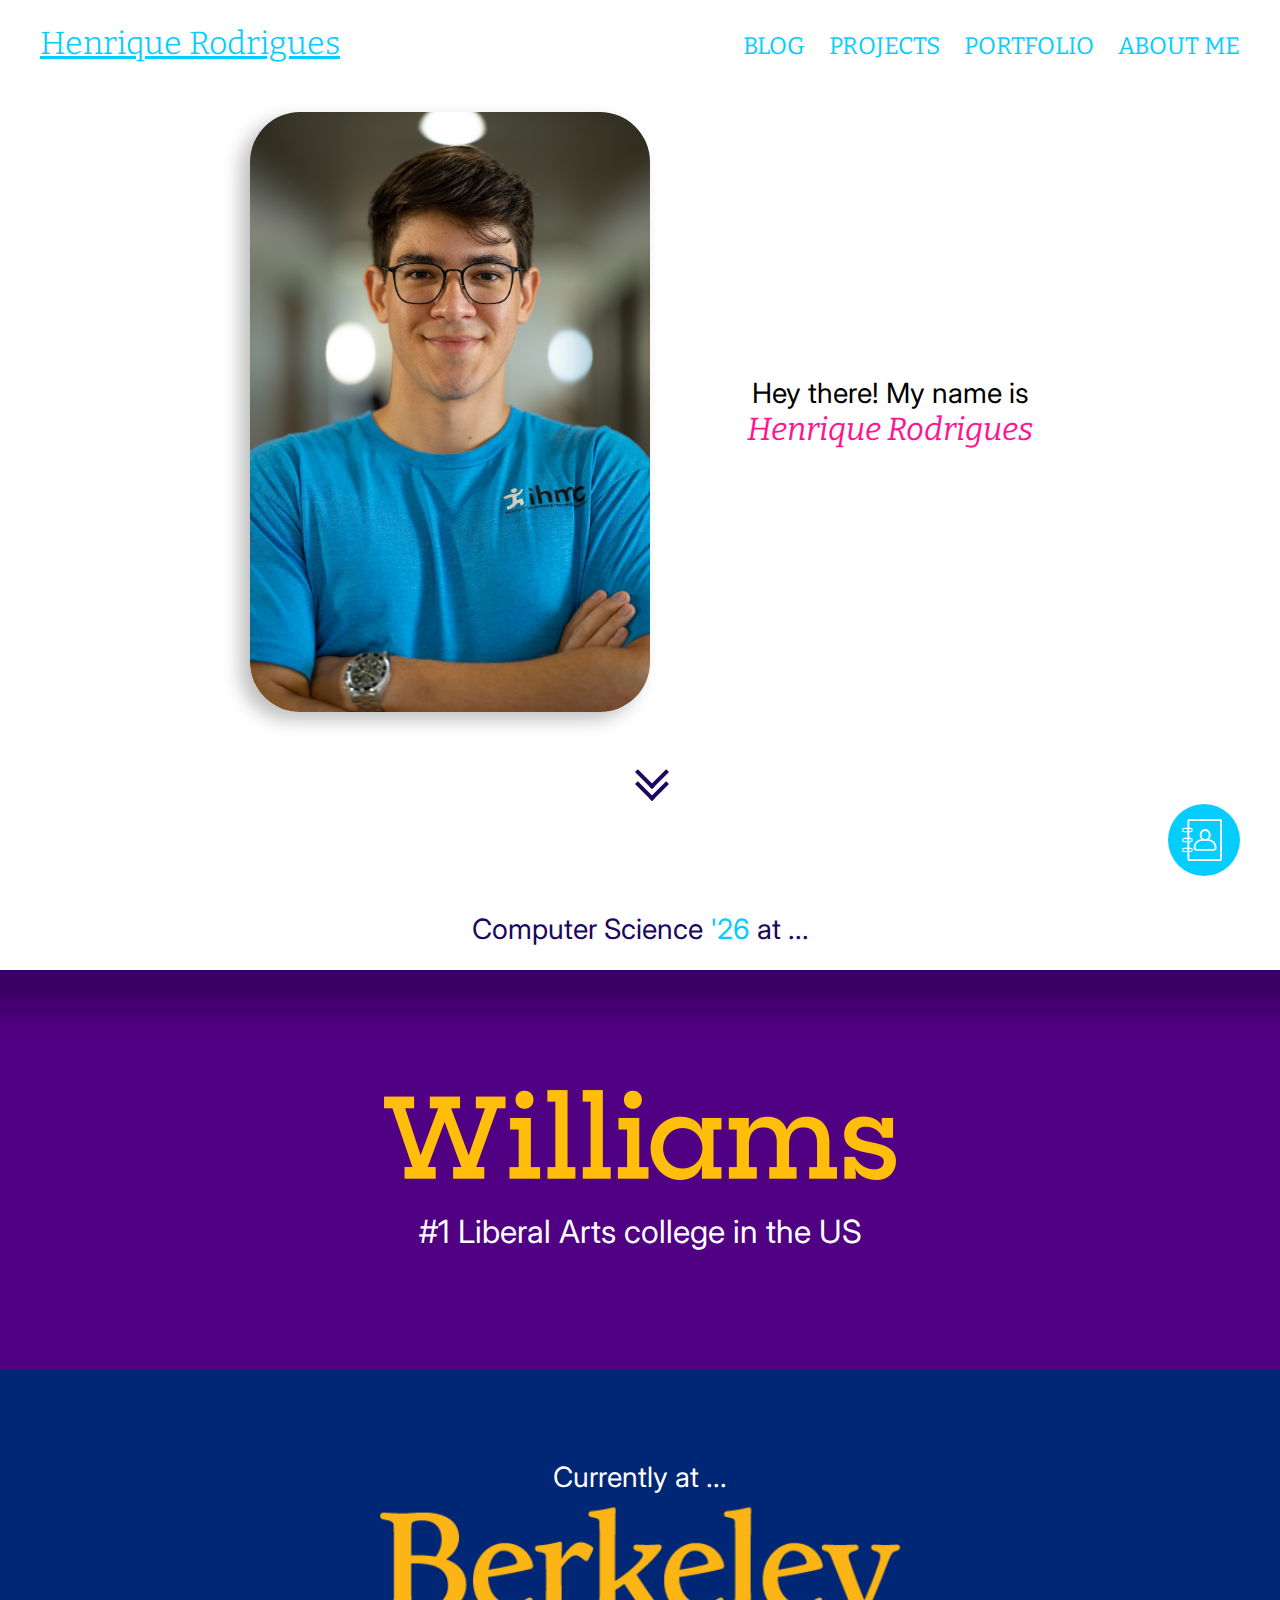
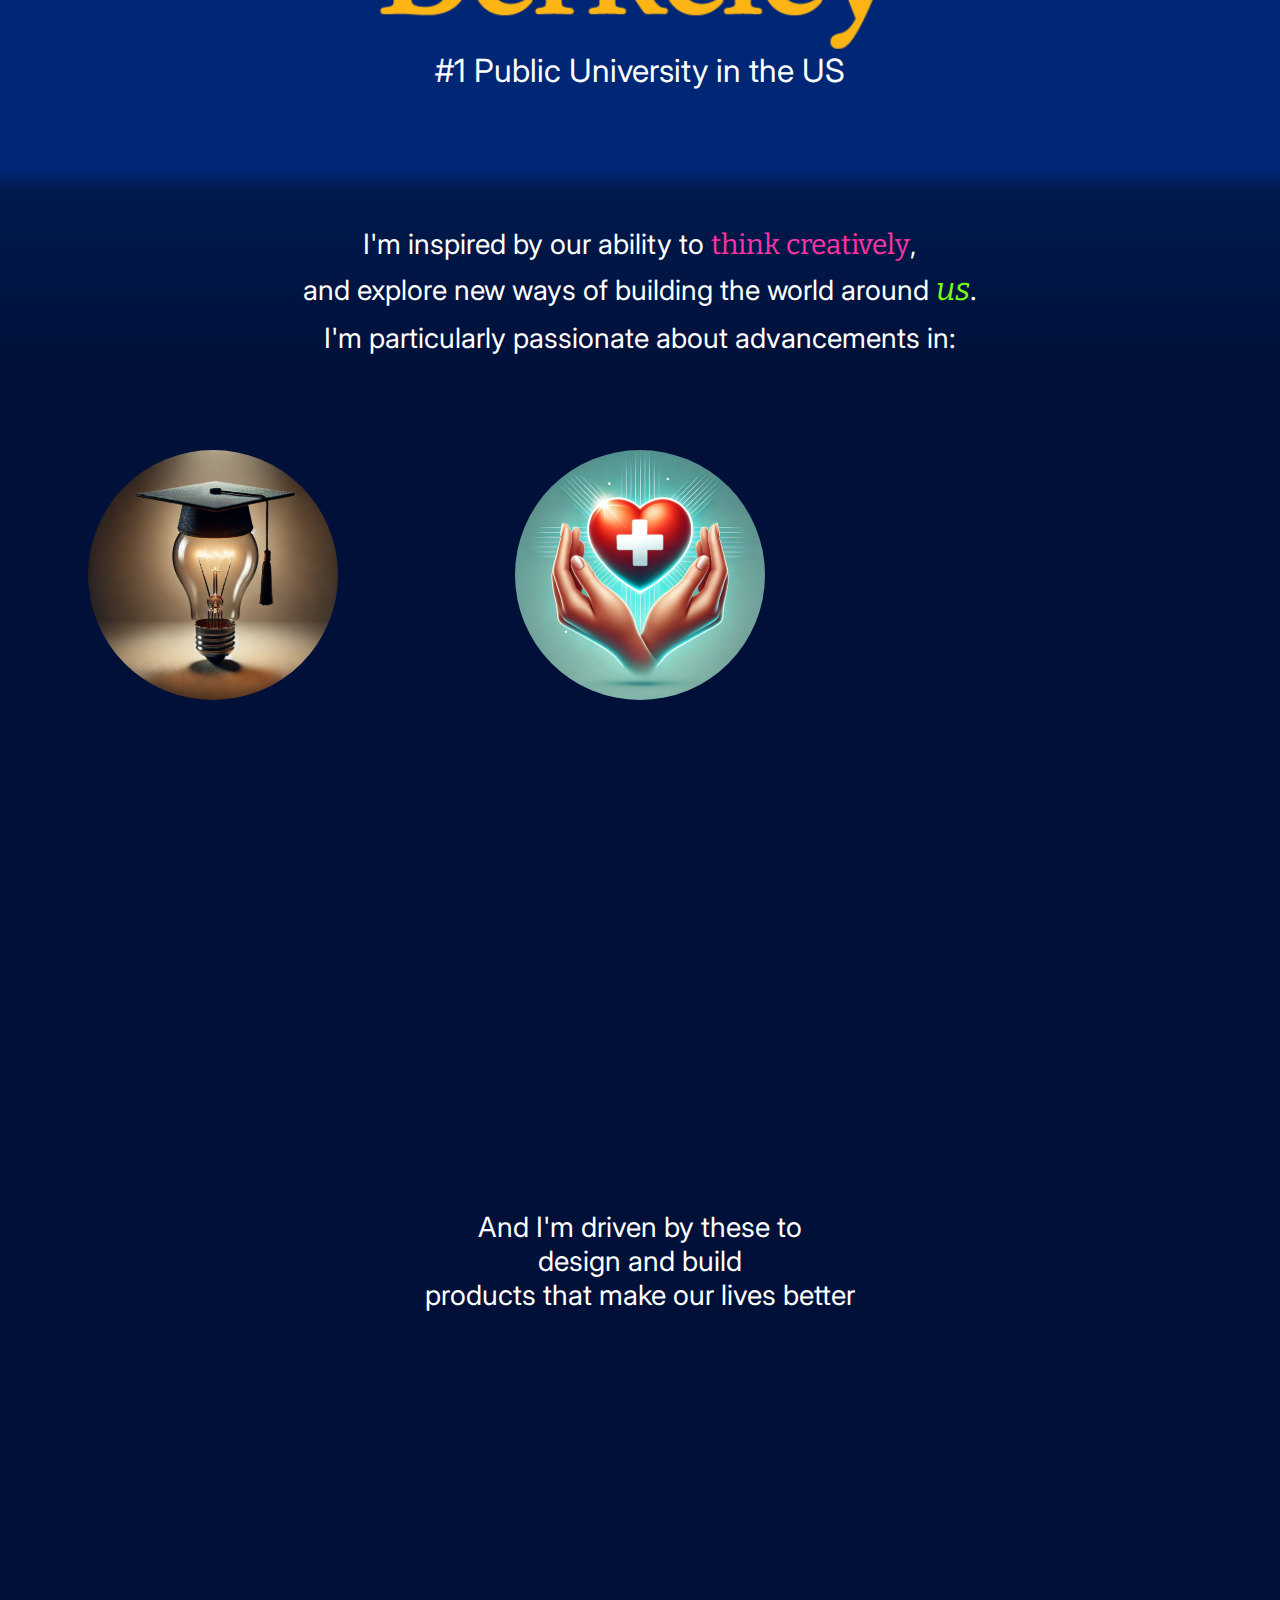
<file: index.html>
<!DOCTYPE html>
<html lang="en">
    <head>
        <meta charset="UTF-8" />
        <meta name="viewport" content="width=device-width, initial-scale=1.0" />
        <title>Henrique R. Rodrigues</title>
        <link rel="stylesheet" href="./globals/styles.css" />
        <link rel="stylesheet" href="./globals/header.css" />
        <link rel="stylesheet" href="index.css" />
        <link rel="preconnect" href="https://fonts.googleapis.com" />
        <link rel="preconnect" href="https://fonts.gstatic.com" crossorigin />
        <link
            href="https://fonts.googleapis.com/css2?family=Inter:wght@100..900&family=Jura:wght@300..700&display=swap"
            rel="stylesheet"
        />
        <link rel="shortcut icon" href="assets/images/favicon.ico" type="image/x-icon" />
    </head>
    <body>
        <header>
            <h1><a href="index.html">Henrique Rodrigues</a></h1>
            <nav class="menu">
                <a href="blog.html">BLOG</a>
                <a href="projects.html">PROJECTS</a>
                <a href="portfolio.html">PORTFOLIO</a>
                <a href="about-me.html">ABOUT ME</a>
            </nav>
        </header>
        <main>
            <button class="contact-button">
                <img src="assets/images/social-logos/contact-logo.svg" alt="contact-button" />
            </button>
            <section id="intro">
                <div class="photo-roulette">
                    <img class="photo photo-1" src="assets/images/intro-roulette/IMG_1006.jpeg" alt="IHMC picture" />
                    <img class="photo photo-2" src="assets/images/intro-roulette/IMG_1357.jpeg" alt="Lab picture" />
                    <img
                        class="photo photo-3"
                        src="assets/images/intro-roulette/322a775b-f5c4-4eea-ac83-d373b1760657.jpeg"
                        alt="Graduation picture"
                    />
                </div>
                <div class="intro-text">
                    <p>
                        Hey there! My name is
                        <span
                            style="
                                color: var(--pink);
                                font-family: 'Bitter-italic', 'Inter', sans-serif;
                                font-size: 32px;
                            "
                            >Henrique Rodrigues</span
                        >
                    </p>
                </div>
            </section>
            <div class="scrolldown">
                <i class="arrow-1"></i>
                <i class="arrow-2"></i>
            </div>
            <section id="schools">
                <p class="cs-text">Computer Science&nbsp<span style="color: var(--blue)">'26</span>&nbspat ...</p>
                <a href="https://www.williams.edu/" target="_blank" rel="noopener noreferrer" id="williams">
                    <div id="williams-logo">
                        <img
                            src="assets/images/schools/WILLIAMS_COLLEGE_LOGO_HALF_GOLD 1.svg"
                            alt="Williams College Logo"
                        />
                        <p style="margin-bottom: 0; font-size: 32px">#1 Liberal Arts college in the US</p>
                    </div>
                    <img
                        id="williams-picture"
                        src="assets/images/schools/williams-college.png"
                        alt="Williams College Campus"
                    />
                </a>
                <a href="https://www.berkeley.edu/" target="_blank" rel="noopener noreferrer" id="berkeley">
                    <img
                        id="berkeley-picture"
                        src="assets/images/schools/uc-berkeley.jpg"
                        alt="Williams College Campus"
                    />
                    <div id="berkeley-logo">
                        <p class="currently-text">Currently at ...</p>
                        <img src="assets/images/schools/ucberkeleylogo 1.svg" alt="Berkeley College Logo" />
                        <p style="margin: 0; font-size: 32px">#1 Public University in the US</p>
                    </div>
                </a>
            </section>
            <div class="inspiration-text">
                <p style="margin: 0; color: white">
                    I'm inspired by our ability to
                    <span id="changing-font" style="line-height: 1.8">think creatively</span>, <br />
                    and explore new ways of building the world around
                    <span
                        style="
                            color: var(--green);
                            font-size: 32px;
                            font-family: 'Bitter-italic', 'Inter', 'sans-serif';
                        "
                        >us</span
                    >.
                    <br />
                    <span style="line-height: 2.2">I'm particularly passionate about advancements in:</span>
                </p>
            </div>
            <section id="interests">
                <div class="education">
                    <img src="assets/images/interests/education.svg" alt="" />
                </div>
                <div class="health">
                    <img src="assets/images/interests/health.svg" alt="" />
                </div>
                <div class="sustainability"></div>
            </section>
            <p class="inspiration-text-pt2">
                And I'm driven by these to<br />design and build <br />
                products that make our lives better
            </p>
        </main>
        <footer></footer>
        <dialog id="contact-modal" class="contact-modal">
            <span class="close-button">&times;</span>
            <div class="modal-content">
                <h2 class="modal-header">Contact Information</h2>
                <div class="contact-item">
                    <a
                        href="https://linkedin.com/in/henrique-rodrigues-48034b256/"
                        target="_blank"
                        rel="noopener noreferrer"
                    >
                        <img
                            class="social-logo"
                            src="assets/images/social-logos/linkedin-logo.svg"
                            alt="linkedin logo"
                        />
                    </a>
                    <a href="https://linkedin.com/in/henrique-rrodrigues/" target="_blank" rel="noopener noreferrer">
                        <p>linkedin.com/in/henrique-rrodrigues/</p>
                    </a>
                </div>
                <div class="contact-item">
                    <a href="https://github.com/henrique583" target="_blank" rel="noopener noreferrer">
                        <img class="social-logo" src="assets/images/social-logos/github-logo.svg" alt="github logo" />
                    </a>
                    <a href="https://github.com/henrique583" target="_blank" rel="noopener noreferrer">
                        <p>github.com/henrique583</p>
                    </a>
                </div>
                <div class="contact-item">
                    <a href="https://dribbble.com/hrdevfs" target="_blank" rel="noopener noreferrer">
                        <img
                            class="social-logo"
                            src="assets/images/social-logos/dribble-logo.svg"
                            alt="dribbble logo"
                        />
                    </a>
                    <a href="https://dribbble.com/hrdevfs" target="_blank" rel="noopener noreferrer">
                        <p>dribbble.com/hrdevfs</p>
                    </a>
                </div>
                <div class="contact-item">
                    <a href="mailto:hrdevfs@gmail.com" target="_blank" rel="noopener noreferrer">
                        <img class="social-logo" src="assets/images/social-logos/email-logo.svg" alt="email logo" />
                    </a>
                    <a href="mailto:hrdevfs@gmail.com" target="_blank" rel="noopener noreferrer">
                        <p>hrdevfs@gmail.com</p>
                    </a>
                </div>
            </div>
        </dialog>
        <script src="./globals/modal.js"></script>
        <script src="./index.js"></script>
        <script src="./header.js"></script>
    </body>
</html>
<h1></h1>
</file>
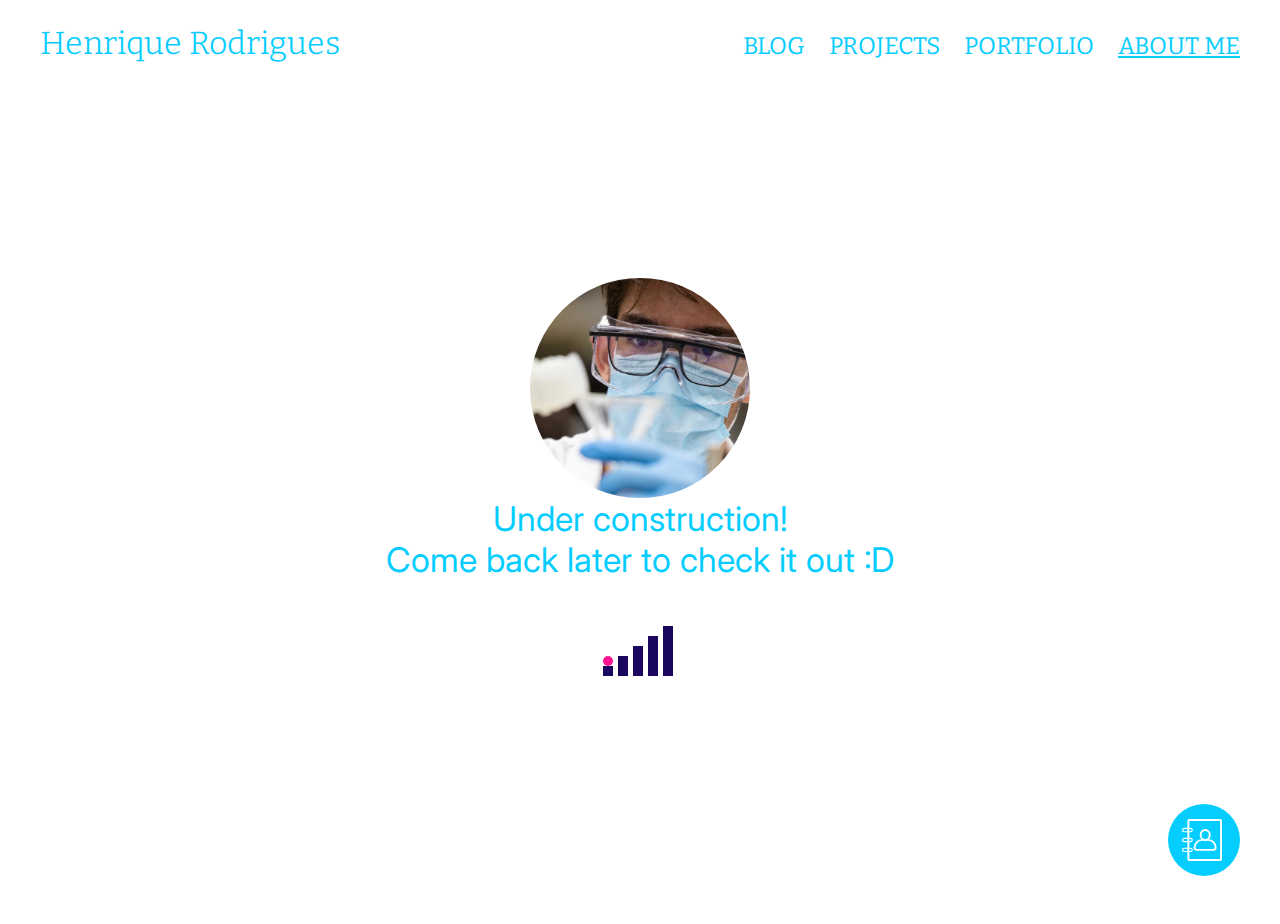
<file: about-me.html>
<!DOCTYPE html>
<html lang="en">
    <head>
        <meta charset="UTF-8" />
        <meta name="viewport" content="width=device-width, initial-scale=1.0" />
        <title>Henrique R. Rodrigues</title>
        <link rel="stylesheet" href="./globals/styles.css" />
        <link rel="stylesheet" href="./globals/header.css" />
        <link rel="stylesheet" href="projects.css" />
        <link rel="preconnect" href="https://fonts.googleapis.com" />
        <link rel="preconnect" href="https://fonts.gstatic.com" crossorigin />
        <link
            href="https://fonts.googleapis.com/css2?family=Inter:wght@100..900&family=Jura:wght@300..700&display=swap"
            rel="stylesheet"
        />
        <link rel="shortcut icon" href="assets/images/favicon.ico" type="image/x-icon" />
    </head>
    <body>
        <header>
            <h1><a href="index.html">Henrique Rodrigues</a></h1>
            <nav class="menu">
                <a href="blog.html">BLOG</a>
                <a href="projects.html">PROJECTS</a>
                <a href="portfolio.html">PORTFOLIO</a>
                <a href="about-me.html">ABOUT ME</a>
            </nav>
        </header>
        <main>
            <button class="contact-button">
                <img src="assets/images/social-logos/contact-logo.svg" alt="contact-button" />
            </button>
            <div class="placeholder-text">
                <img class="placeholder-picture" src="assets/images/IMG_1357 copy.jpeg" alt="placeholder picture" />
                <p style="margin: 0">Under construction!<br />Come back later to check it out :D</p>
            </div>
            <!-- From Uiverse.io by Nawsome -->
            <div class="loader">
                <div class="loader__bar"></div>
                <div class="loader__bar"></div>
                <div class="loader__bar"></div>
                <div class="loader__bar"></div>
                <div class="loader__bar"></div>
                <div class="loader__ball"></div>
            </div>
        </main>
        <footer></footer>
        <dialog id="contact-modal" class="contact-modal">
            <span class="close-button">&times;</span>
            <div class="modal-content">
                <h2 class="modal-header">Contact Information</h2>
                <div class="contact-item">
                    <a
                        href="https://linkedin.com/in/henrique-rodrigues-48034b256/"
                        target="_blank"
                        rel="noopener noreferrer"
                    >
                        <img
                            class="social-logo"
                            src="assets/images/social-logos/linkedin-logo.svg"
                            alt="linkedin logo"
                        />
                    </a>
                    <a href="https://linkedin.com/in/henrique-rrodrigues/" target="_blank" rel="noopener noreferrer">
                        <p>linkedin.com/in/henrique-rrodrigues/</p>
                    </a>
                </div>
                <div class="contact-item">
                    <a href="https://github.com/henrique583" target="_blank" rel="noopener noreferrer">
                        <img class="social-logo" src="assets/images/social-logos/github-logo.svg" alt="github logo" />
                    </a>
                    <a href="https://github.com/henrique583" target="_blank" rel="noopener noreferrer">
                        <p>github.com/henrique583</p>
                    </a>
                </div>
                <div class="contact-item">
                    <a href="https://dribbble.com/hrdevfs" target="_blank" rel="noopener noreferrer">
                        <img
                            class="social-logo"
                            src="assets/images/social-logos/dribble-logo.svg"
                            alt="dribbble logo"
                        />
                    </a>
                    <a href="https://dribbble.com/hrdevfs" target="_blank" rel="noopener noreferrer">
                        <p>dribbble.com/hrdevfs</p>
                    </a>
                </div>
                <div class="contact-item">
                    <a href="mailto:hrdevfs@gmail.com" target="_blank" rel="noopener noreferrer">
                        <img class="social-logo" src="assets/images/social-logos/email-logo.svg" alt="email logo" />
                    </a>
                    <a href="mailto:hrdevfs@gmail.com" target="_blank" rel="noopener noreferrer">
                        <p>hrdevfs@gmail.com</p>
                    </a>
                </div>
            </div>
        </dialog>
        <script src="./globals/modal.js"></script>
        <script src="./header.js"></script>
    </body>
</html>
<h1></h1>
</file>
<file: globals/styles.css>
/* Global styles */
:root {
    --blue: hsl(192, 100%, 51%);
    --darker-blue: hsl(193, 96%, 45%);
    --pink: hsl(328, 100%, 54%);
    --green: hsl(94, 100%, 54%);
    --yellow: hsl(58, 100%, 50%);
    --purple: hsl(254, 88%, 20%);
    --white: hsl(0, 0%, 100%);
}

html, body {
    box-sizing: border-box;
    font-size: 100%;
    height: 100%;
}

*, *::before, *::after {
    box-sizing: inherit;
}

body {
    margin: 0;
    padding: 0;
    font-family: "Inter", sans-serif;
    text-decoration: none;
    background-color: white;
    font-size: 28px;
}

::-webkit-scrollbar {
    background-color: transparent;
}

::-webkit-scrollbar-thumb {
    background-color: var(--blue);
    border-radius: 10px;
    opacity: var(--scrollbar-thumb-opacity, 0);
    transition: opacity 0.3s ease; 
}


@font-face {
    font-family: 'Bitter';
    src: url('../assets/Bitter-VariableFont_wght.ttf') format('truetype');
}

@font-face {
    font-family: 'Bitter-italic';
    src: url('../assets/Bitter-Italic-VariableFont_wght.ttf') format('truetype');
}

@font-face {
    font-family: 'Cinzel';
    src: url('../assets/Cinzel-VariableFont_wght.ttf') format('truetype');
}

@font-face {
    font-family: 'Fascinate';
    src: url('../assets/Fascinate-Regular.ttf') format('truetype');
}

@font-face {
    font-family: 'PermanentMarker';
    src: url('../assets/PermanentMarker-Regular.ttf') format('truetype');
}

@font-face {
    font-family: 'PirataOne';
    src: url('../assets/PirataOne-Regular.ttf') format('truetype');
}
</file>
<file: globals/header.css>
/* Header styles */
header {
    display: flex;
    align-items: center;
    margin-top: 24px;
    margin-left: 40px;
    margin-right: 40px;
    font-family: 'Bitter';
}

header h1 {
    font-size: 32px;
    font-weight: 350;
    margin: 0;
}

header h1 a {
    color: var(--blue);
    text-decoration: none;
    transition: color 0.2s ease;
}

header h1 a:hover {
    color: var(--darker-blue);
}

nav {
    padding-top: 6.8px;
}

nav.menu {
    display: flex;
    align-items: center;
    margin-left: auto;
    gap: 24px;
    font-size: 24px;
    font-weight: 400;
}

nav.menu a {
    color: var(--blue);
    text-decoration: none;
    transition: color 0.2s ease;
}

nav.menu a:hover {
    color: var(--darker-blue);
}

.contact-button {
    position: fixed;
    bottom: 24px;
    right: 40px;
    width: 72px;
    height: 72px;
    border-radius: 50%;
    display: flex;
    align-items: center;
    background-color: var(--blue);
    border: none;
    cursor: pointer;
    transition: background-color 0.2s ease;
    z-index: 1000;
}

.contact-button:hover {
    background-color: var(--darker-blue);
}

.contact-button img {
    position: relative;
    left: 8px;
    width: 40px;
}

/* Modal styles */
.contact-modal {
    border: none;
    border-radius: 25px;
    width: 80%;
    max-width: 540px;
    margin: auto;
    opacity: 0; /* Initially hidden */
    transform: translateY(-50%); /* Initial position */
    transition: opacity 0.4s ease, transform 0.4s ease;
}

.contact-modal.show {
    opacity: 1; /* Fade in */
    transform: translateY(0); /* Slide down */
}

.modal-content {
    text-align: right;
    background-color: white;
    border-radius: 5px;
    position: relative;
}

.modal-header {
    font-weight: 400;
    font-size: 34px;
    text-align: center;
    color: var(--blue);
    text-decoration: underline;
}

.close-button {
    position: absolute;
    top: 24px;
    right: 24px;
    color: #aaa;
    font-size: 28px;
    font-weight: 600;
    cursor: pointer;
}

.close-button:hover,
.close-button:focus {
    color: black;
    text-decoration: none;
}

.contact-item {
    display: flex;
    align-items: center;
    justify-content: space-between;
    gap: 20px;
    margin-bottom: 10px;
}

.social-logo {
    width: 60px;
}

.contact-item a {
    color: inherit;
    text-decoration: none;
}

.contact-item a:hover {
    text-decoration: underline;
}

.contact-item p {
    text-align: right;
}

header a.active {
    text-decoration: underline;
}
</file>
<file: index.css>
#intro {
    width: 100%;
    display: flex;
    justify-content: center;
    align-items: center;
    gap: 150px;
    margin-top: 50px;
    margin-bottom: 200px;
}

.photo-roulette {
    position: relative;
    width: 400px;
    height: 600px;
    left: 60px;
    border-radius: 50px;
    box-shadow: -10px 8px 18px 0px rgba(0, 0, 0, 0.25);
}

.photo {
    width: 100%;
    height: 100%;
    object-fit: cover;
    border-radius: 50px;
    position: absolute;
    top: 0;
    left: 0;
    opacity: 0;
    transition: opacity 3.2s ease-in-out;
}

.photo-1 {
    opacity: 1;
}

.photo.active {
    opacity: 1;
}

.photo.initial {
    transition: none;
}

.intro-text p{
    font-weight: 400;
    width: 300px;
    position: relative;
    margin-right: 50px;
    text-align: center;
}

.scrolldown {
    opacity: 1; 
    transition: opacity 0.5s ease; 
}

.arrow-1 {
    position: absolute;
    left: 50%;
    top: 760px;
    border: solid var(--purple);
    border-width: 0 4px 4px 0;
    display: inline-block;
    padding: 10px;
    transform: rotate(45deg);
    animation: scroll 1.8s ease-in-out infinite;
    animation-delay: 0.14s;
}

.arrow-2 {
    position: absolute;
    left: 50%;
    top: 772px;
    border: solid var(--purple);
    border-width: 0 4px 4px 0;
    display: inline-block;
    padding: 10px;
    transform: rotate(45deg);
    animation: scroll 1.8s ease-in-out infinite;
}

@keyframes scroll {
    0% {
        opacity: 0;
        transform: translateY(0) rotate(45deg);
    }
    50% {
        opacity: 1;
        transform: translateY(10px) rotate(45deg);
    }
    100% {
        opacity: 0;
        transform: translateY(20px) rotate(45deg);
    }
}

.cs-text {
    display: flex;
    justify-content: center;
    color: var(--purple);
    margin-bottom: 24px;
}

#williams {
    display: flex;
    justify-content: flex-start;
    align-items: center;
    position: relative;
    width: 100%;
    height: 400px;
    background: 
        linear-gradient(to bottom, #3b0066 5%, #500082 15%, #500082);
    overflow: hidden;
    text-decoration: none;
    color: white; /* Inherit text color */
}

#williams-logo {
    position: relative;
    display: flex;
    flex-direction: column;
    justify-content: center;
    align-items: center;
    width: 100%;
    background-color: transparent;
    transition: transform 0.34s ease;
    z-index: 2; /* Ensure it is above the image */
}

#williams-picture {
    position: absolute;
    right: 0;
    width: 0;
    height: 100%;
    object-fit: cover;
    transition: width 0.34s ease;
    z-index: 1; /* Ensure it is below the logo */
}

/* Hover Effect */
#williams.active #williams-logo {
    transform: translateX(-25%); /* Keeps the logo shifted left */
}

#williams.active #williams-picture {
    width: 50%; /* Keeps the picture visible */
}

.currently-text {
    display: flex;
    justify-content: center;
    color: white;
    margin: 10px;
}

#berkeley {
    display: flex;
    justify-content: flex-end; /* Align content to the right */
    align-items: center;
    position: relative;
    width: 100%;
    height: 400px;
    background-color: #002676;
    overflow: hidden;
    text-decoration: none;
    color: white;
}

#berkeley-logo {
    position: relative;
    display: flex;
    flex-direction: column;
    justify-content: center;
    align-items: center;
    width: 100%;
    background-color: transparent;
    transition: transform 0.34s ease;
    z-index: 2; /* Ensure it is above the image */
}

#berkeley-picture {
    position: absolute;
    left: 0; /* Position the campus picture on the left */
    width: 0;
    height: 100%;
    transition: width 0.34s ease;
    object-fit: cover;
    z-index: 1; /* Ensure it is below the logo */
}

/* Hover Effect */
#berkeley.active #berkeley-logo {
    transform: translateX(25%); /* Keeps the logo shifted right */
}

#berkeley.active #berkeley-picture {
    width: 50%; /* Keeps the picture visible */
}

#williams-logo,
#williams-picture,
#berkeley-logo,
#berkeley-picture {
    transition: all 0.34s ease;
}


.inspiration-text {
    display: flex;
    justify-content: center;
    text-align: center;
    background: linear-gradient(to bottom, #002676 0.5%, #001A4D 10%, #001039);
    padding-top: 50px;
}

.inspiration-text p {
    width: 800px;
}

#changing-font {
    transition: font-family 0.5s ease;
}


#interests {
    display: flex;
    background-color: #001039;
}

.education, .health, .sustainability {
    margin-top: 40px;
    height: 800px;
    width: 100%;
    display: flex;
    justify-content: center;
    align-items: start;
}

.education img, .health img, .sustainability img {
    width: 250px;
    margin-top: 40px;
} 

.education {

}

.health {

}

.sustainability {

}

.inspiration-text-pt2 {
    display: flex;
    justify-content: center;
    text-align: center;
    background-color: #001039;
    color: white;
    margin: 0;
}

footer {
    background-color: #001039;
    height: 400px;
}

/* TODO
2. "Hey there!..." Text should slide from the bottom when website opens up
3. Changing font animation on "think creatively" text
4. ^ Vertical rotating animation to change word from me -> you -> us
5. Mouse pointer illuminates website 

*/
</file>
<file: projects.css>
main {
  display: flex;
  justify-content: center;
  align-items: center;
}

.placeholder-picture {
    width: 220px;
    border-radius: 50%;
    margin-top: 24vh;
}

.placeholder-text {
    color: var(--blue);
    display: flex;
    flex-direction: column;
    align-items: center;
    justify-content: center;
    text-align: center;
    font-size: 34px;
}

/* From Uiverse.io by Nawsome */ 
.loader {
    position: absolute;
    top: 64%;
    width: 75px;
    height: 100px;
  }
  
  .loader__bar {
    position: absolute;
    bottom: 0;
    width: 10px;
    height: 50%;
    background: var(--purple);
    transform-origin: center bottom;
  }
  
  .loader__bar:nth-child(1) {
    left: 0px;
    transform: scale(1, 0.2);
    -webkit-animation: barUp1 4s infinite;
    animation: barUp1 4s infinite;
  }
  
  .loader__bar:nth-child(2) {
    left: 15px;
    transform: scale(1, 0.4);
    -webkit-animation: barUp2 4s infinite;
    animation: barUp2 4s infinite;
  }
  
  .loader__bar:nth-child(3) {
    left: 30px;
    transform: scale(1, 0.6);
    -webkit-animation: barUp3 4s infinite;
    animation: barUp3 4s infinite;
  }
  
  .loader__bar:nth-child(4) {
    left: 45px;
    transform: scale(1, 0.8);
    -webkit-animation: barUp4 4s infinite;
    animation: barUp4 4s infinite;
  }
  
  .loader__bar:nth-child(5) {
    left: 60px;
    transform: scale(1, 1);
    -webkit-animation: barUp5 4s infinite;
    animation: barUp5 4s infinite;
  }
  
  .loader__ball {
    position: absolute;
    bottom: 10px;
    left: 0;
    width: 10px;
    height: 10px;
    background: var(--pink);
    border-radius: 50%;
    -webkit-animation: ball624 4s infinite;
    animation: ball624 4s infinite;
  }
  
  @keyframes ball624 {
    0% {
      transform: translate(0, 0);
    }
  
    5% {
      transform: translate(8px, -14px);
    }
  
    10% {
      transform: translate(15px, -10px);
    }
  
    17% {
      transform: translate(23px, -24px);
    }
  
    20% {
      transform: translate(30px, -20px);
    }
  
    27% {
      transform: translate(38px, -34px);
    }
  
    30% {
      transform: translate(45px, -30px);
    }
  
    37% {
      transform: translate(53px, -44px);
    }
  
    40% {
      transform: translate(60px, -40px);
    }
  
    50% {
      transform: translate(60px, 0);
    }
  
    57% {
      transform: translate(53px, -14px);
    }
  
    60% {
      transform: translate(45px, -10px);
    }
  
    67% {
      transform: translate(37px, -24px);
    }
  
    70% {
      transform: translate(30px, -20px);
    }
  
    77% {
      transform: translate(22px, -34px);
    }
  
    80% {
      transform: translate(15px, -30px);
    }
  
    87% {
      transform: translate(7px, -44px);
    }
  
    90% {
      transform: translate(0, -40px);
    }
  
    100% {
      transform: translate(0, 0);
    }
  }
  
  @-webkit-keyframes barUp1 {
    0% {
      transform: scale(1, 0.2);
    }
  
    40% {
      transform: scale(1, 0.2);
    }
  
    50% {
      transform: scale(1, 1);
    }
  
    90% {
      transform: scale(1, 1);
    }
  
    100% {
      transform: scale(1, 0.2);
    }
  }
  
  @keyframes barUp1 {
    0% {
      transform: scale(1, 0.2);
    }
  
    40% {
      transform: scale(1, 0.2);
    }
  
    50% {
      transform: scale(1, 1);
    }
  
    90% {
      transform: scale(1, 1);
    }
  
    100% {
      transform: scale(1, 0.2);
    }
  }
  
  @-webkit-keyframes barUp2 {
    0% {
      transform: scale(1, 0.4);
    }
  
    40% {
      transform: scale(1, 0.4);
    }
  
    50% {
      transform: scale(1, 0.8);
    }
  
    90% {
      transform: scale(1, 0.8);
    }
  
    100% {
      transform: scale(1, 0.4);
    }
  }
  
  @keyframes barUp2 {
    0% {
      transform: scale(1, 0.4);
    }
  
    40% {
      transform: scale(1, 0.4);
    }
  
    50% {
      transform: scale(1, 0.8);
    }
  
    90% {
      transform: scale(1, 0.8);
    }
  
    100% {
      transform: scale(1, 0.4);
    }
  }
  
  @-webkit-keyframes barUp3 {
    0% {
      transform: scale(1, 0.6);
    }
  
    100% {
      transform: scale(1, 0.6);
    }
  }
  
  @keyframes barUp3 {
    0% {
      transform: scale(1, 0.6);
    }
  
    100% {
      transform: scale(1, 0.6);
    }
  }
  
  @-webkit-keyframes barUp4 {
    0% {
      transform: scale(1, 0.8);
    }
  
    40% {
      transform: scale(1, 0.8);
    }
  
    50% {
      transform: scale(1, 0.4);
    }
  
    90% {
      transform: scale(1, 0.4);
    }
  
    100% {
      transform: scale(1, 0.8);
    }
  }
  
  @keyframes barUp4 {
    0% {
      transform: scale(1, 0.8);
    }
  
    40% {
      transform: scale(1, 0.8);
    }
  
    50% {
      transform: scale(1, 0.4);
    }
  
    90% {
      transform: scale(1, 0.4);
    }
  
    100% {
      transform: scale(1, 0.8);
    }
  }
  
  @-webkit-keyframes barUp5 {
    0% {
      transform: scale(1, 1);
    }
  
    40% {
      transform: scale(1, 1);
    }
  
    50% {
      transform: scale(1, 0.2);
    }
  
    90% {
      transform: scale(1, 0.2);
    }
  
    100% {
      transform: scale(1, 1);
    }
  }
  
  @keyframes barUp5 {
    0% {
      transform: scale(1, 1);
    }
  
    40% {
      transform: scale(1, 1);
    }
  
    50% {
      transform: scale(1, 0.2);
    }
  
    90% {
      transform: scale(1, 0.2);
    }
  
    100% {
      transform: scale(1, 1);
    }
  }
</file>
